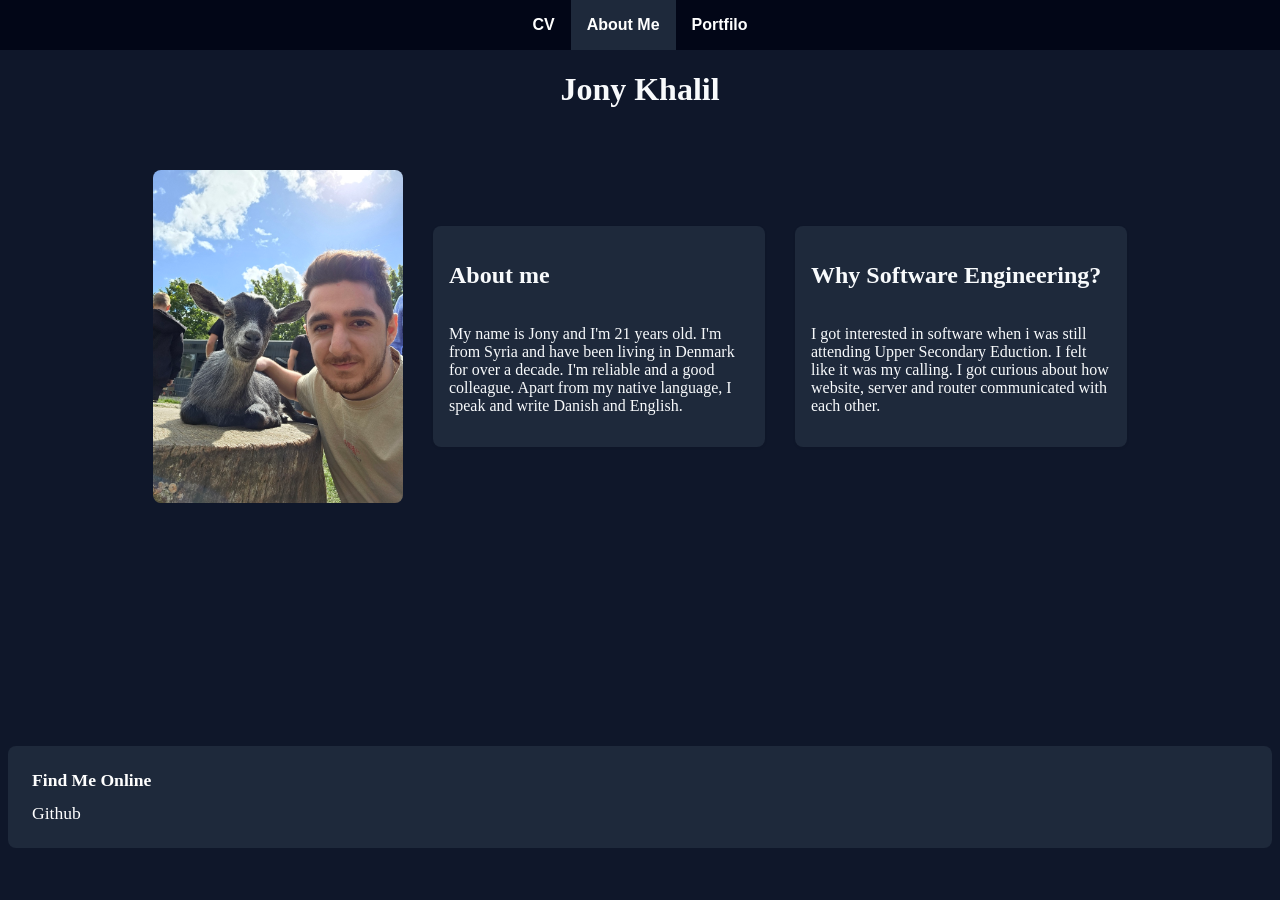
<file: index.html>
<!DOCTYPE html>
<html lang="en">
<head>
    <meta charset="UTF-8">
    <meta name="viewport" content="width=device-width, initial-scale=1.0">
    <title>About Me</title>
      <link rel="stylesheet" href="Style.css">
</head>
<body>
            <nav>
            <ul>
                <li><a href="CV.html">CV</a></li>
                <li><a href="index.html" class="active">About Me</a></li>
                <li><a href="Portfolio.html">Portfilo</a></li>
            </ul>
        </nav>
        <main>
            <h1 id="name">Jony Khalil</h1>
            <section class="grid">
            
            <img src="Img/Me_with_the_GOAT.jpg" alt="A selfie with me and a goat" width="250">
                
            <article class="card"> <h2>About me</h2>
            <p>My name is Jony and I'm 21 years old. I'm from Syria and have been living in Denmark for over a decade.
                I'm reliable and a good colleague. Apart from my native language, I speak and write Danish and English.</p>
                </article>
            <article class="card"> <h2>Why Software Engineering?</h2>
            <p>I got interested in software when i was still attending Upper Secondary Eduction. 
                I felt like it was my calling. I got curious about how website, server and router communicated with each other. </p>
            </article>

            </section>
        
        </main>

<footer>
<h3>Find Me Online</h3>
<ul id="link">
    <li> <a href="https://github.com/Demonarch123"> Github</a></li>
</ul>

</footer>
</body>
</html>
</file>
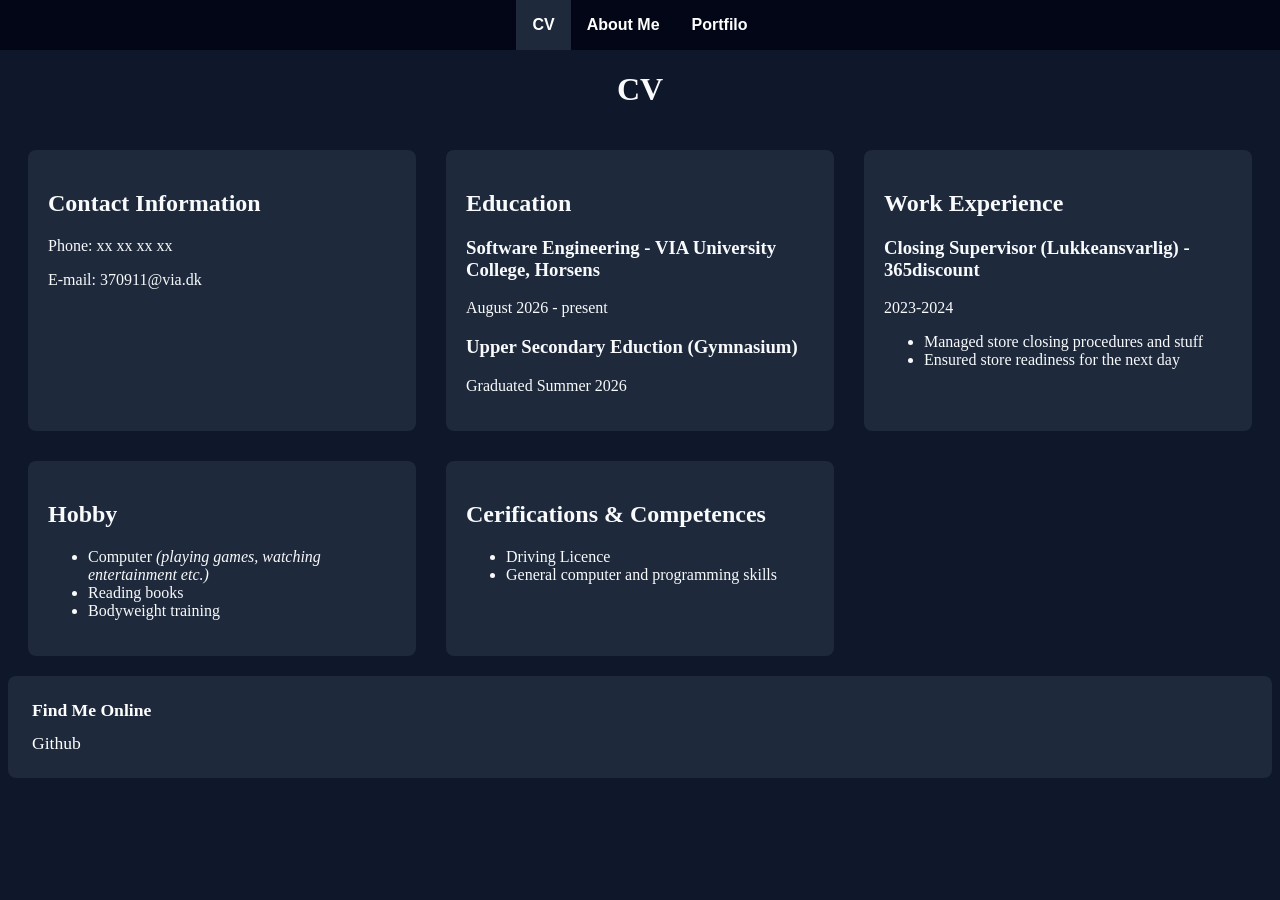
<file: CV.html>
<!DOCTYPE html>
<html lang="en">
<head>
    <meta charset="UTF-8">
    <meta name="viewport" content="width=device-width, initial-scale=1.0">
    <title>CV</title>
    <link rel="stylesheet" href="Style.css">
</head>
<body>
            <nav>
            <ul>
                <li><a href="CV.html" class="active">CV</a></li>
                <li><a href="index.html">About Me</a></li>
                <li><a href="Portfolio.html">Portfilo</a></li>
            </ul>
        </nav>

    <h1 id="cv">
        CV
    </h1>
    <section class="stuff">
        <article class="block">
    <h2>Contact Information</h2>
    <p>Phone: xx xx xx xx</p>
    <p>E-mail: 370911@via.dk</p>
</article>

 <article class="block">
    <h2>Education</h2>
    <h3>Software Engineering - VIA University College, Horsens</h3>
    <p>August 2026 - present</p>
<h3>Upper Secondary Eduction (Gymnasium)</h3>
    <p>Graduated Summer 2026</p>
    
</article>

 <article class="block">
    <h2>Work Experience</h2>
    <h3>Closing Supervisor (Lukkeansvarlig) - 365discount</h3>
    <p>2023-2024</p>
    <ul>
        <li>Managed store closing procedures and stuff</li>
        <li>Ensured store readiness for the next day</li>
    </ul>
</article>
 <article class="block">
    <h2>Hobby</h2>
    <ul>
        <li>Computer <i>(playing games, watching entertainment etc.)</i></li>
        <li>Reading books</li>
        <li>Bodyweight training</li>
    </ul>
</article>
 <article class="block">
    <h2>Cerifications & Competences</h2>
    <ul>
        <li>Driving Licence</li>
        <li>General computer and programming skills</li>
    </ul>
</article>
</section>


</body>

<footer>
<h3>Find Me Online</h3>
<ul id="link">
    <li> <a href="https://github.com/Demonarch123"> Github</a></li>
</ul>

</footer>
</html>
</file>
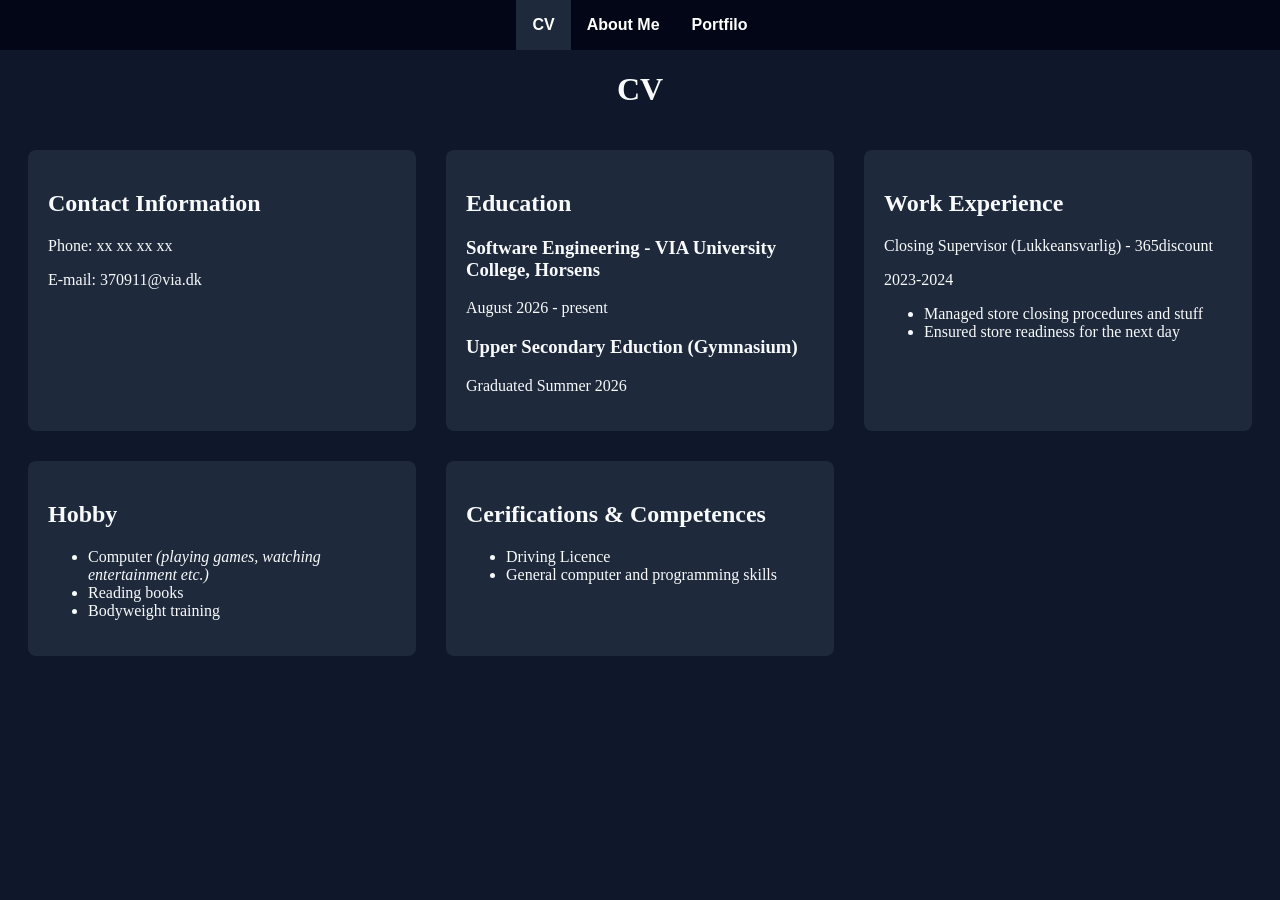
<file: CV_main_page.html>
<!DOCTYPE html>
<html lang="en">
<head>
    <meta charset="UTF-8">
    <meta name="viewport" content="width=device-width, initial-scale=1.0">
    <title>CV</title>
    <link rel="stylesheet" href="Style.css">
</head>
<body>
            <nav>
            <ul>
                <li><a href="CV_main_page.html" class="active">CV</a></li>
                <li><a href="About_me.html">About Me</a></li>
                <li><a href="Portfolio.html">Portfilo</a></li>
            </ul>
        </nav>

    <h1 id="cv">
        CV
    </h1>
    <section class="stuff">
        <article class="block">
    <h2>Contact Information</h2>
    <p>Phone: xx xx xx xx</p>
    <p>E-mail: 370911@via.dk</p>
</article>

 <article class="block">
    <h2>Education</h2>
    <h3>Software Engineering - VIA University College, Horsens</h3>
    <p>August 2026 - present</p>
<h3>Upper Secondary Eduction (Gymnasium)</h3>
    <p>Graduated Summer 2026</p>
    
</article>

 <article class="block">
    <h2>Work Experience</h2>
    <p>Closing Supervisor (Lukkeansvarlig) - 365discount</p>
    <p>2023-2024</p>
    <ul>
        <li>Managed store closing procedures and stuff</li>
        <li>Ensured store readiness for the next day</li>
    </ul>
</article>
 <article class="block">
    <h2>Hobby</h2>
    <ul>
        <li>Computer <i>(playing games, watching entertainment etc.)</i></li>
        <li>Reading books</li>
        <li>Bodyweight training</li>
    </ul>
</article>
 <article class="block">
    <h2>Cerifications & Competences</h2>
    <ul>
        <li>Driving Licence</li>
        <li>General computer and programming skills</li>
    </ul>
</article>
</section>


</body>
</html>
</file>
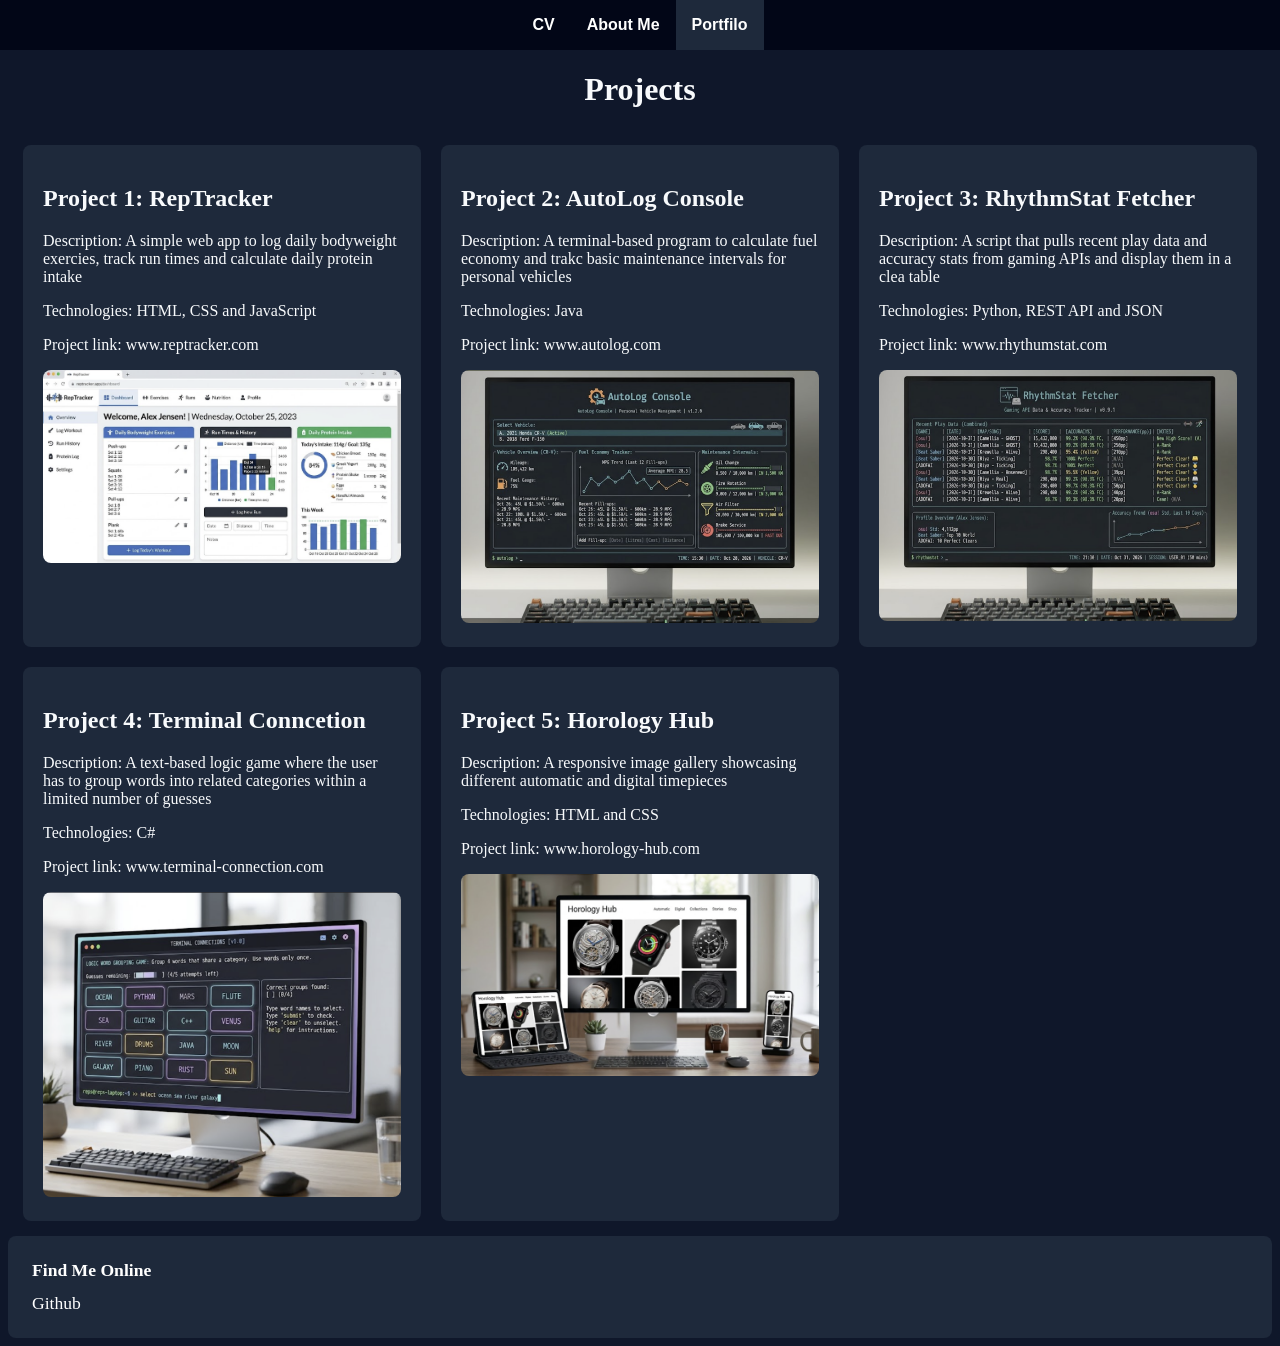
<file: Portfolio.html>
<!DOCTYPE html>
<html lang="en">
<head>
    <meta charset="UTF-8">
    <meta name="viewport" content="width=device-width, initial-scale=1.0">
    <title>Portfolio</title>
       <link rel="stylesheet" href="Style.css">
        <nav>
            <ul>
                <li><a href="CV.html">CV</a></li>
                <li><a href="index.html" >About Me</a></li>
                <li><a href="Portfolio.html"class="active">Portfilo</a></li>
            </ul>
        </nav>
</head>
<body>
    <h1 id="pr">Projects</h1>
    <section class="pro">
        <article id="block">
    
    <h2>Project 1: RepTracker</h2>
    <p>Description: A simple web app to log daily bodyweight exercies, track run times and calculate daily protein intake</p>
    <p>Technologies: HTML, CSS and JavaScript</p>
    <p>Project link: www.reptracker.com</p>
    <img src="Img/project_1.png"></article>

     <article id="block">
    <h2>Project 2: AutoLog Console</h2>
    <p>Description: A terminal-based program to calculate fuel economy and trakc basic maintenance intervals for personal vehicles</p>
    <p>Technologies: Java</p>
    <p>Project link: www.autolog.com</p>
   <img src="Img/project_2.png"></article>

    <article id="block">
    <h2>Project 3: RhythmStat Fetcher</h2>
    <p>Description: A script that pulls recent play data and accuracy stats from gaming APIs and display them in a clea table</p>
    <p>Technologies: Python, REST API and JSON</p>
    <p>Project link: www.rhythumstat.com</p>
   <img src="Img/project_3.png"></article>

    <article id="block">
    <h2>Project 4: Terminal Conncetion</h2>
    <p>Description: A text-based logic game where the user has to group words into related categories within a limited number of guesses</p>
    <p>Technologies: C#</p>
    <p>Project link: www.terminal-connection.com</p>
    <img src="Img/project_4.png"></article>

 <article id="block">
    <h2>Project 5: Horology Hub</h2>
    <p>Description: A responsive image gallery showcasing different automatic and digital timepieces</p>
    <p>Technologies: HTML and CSS</p>
    <p>Project link: www.horology-hub.com</p>
    <img src="Img/project_5.png"></article>
</section>
</body>
<footer>
<h3>Find Me Online</h3>
<ul id="link">
    <li> <a href="https://github.com/Demonarch123"> Github</a></li>
</ul>

</footer>
</html>
</file>
<file: Style.css>
nav {
                font-family: sans-serif;
                font-weight: bold;
                background: #020617;
                margin: -8px -8px 0 -8px;
                padding: 0;
                box-sizing: border-box;
            }

            nav ul {
                padding: 0px;
                margin-top: 0px;
                display: flex;
                flex-wrap: wrap;
                justify-content: center;
                list-style: none;
            }

            nav a {
                text-decoration: none;
                color: rgb(255, 255, 255);
                padding: 1rem;
                display: block;
            }

            nav a:hover {
                background: #2089b6;
            }

            nav a.active {
                background: #1e293b;
            }
            img
            {
                max-width: 100%;
                border-radius: 8px;
            }


            .card {
            background: #1e293b;
            border-radius: 8px;
            box-shadow: 0 1px 3px rgba(0, 0, 0, 0.08);
            display: grid;
            padding: 1rem;
            font-size: 1rem;
            width: 300px;
            display: flex;
            flex-direction: column;
            gap: 0px;

        }
            .grid
            {
                display: flex;
                flex-wrap: wrap;
                gap: 30px;
                padding: 40px;
                align-items: center;
                justify-content: center;
            }

            .stuff
            {
                display: grid;
                grid-template-columns: repeat(auto-fill, minmax(300px, 1fr));
                gap: 30px;
                padding: 20px;
            }

            .block
            {
                background: #1e293b;
                padding: 20px;
                border-radius: 8px;
            }

            #cv
            {
                display: flex;
                justify-content: center;
            }

            
            .pro
            {
                display: grid;
                grid-template-columns: 1fr;
                gap: 20px;
                padding: 15px;
            }

            .pro img
            {
                max-width: 100%;
            }


               @media (min-width: 768px)
            {
                .pro
                {
                    grid-template-columns: 1fr 1fr;
                   
                }
            }


               @media (min-width: 1024px)
            {
                .pro
                {
                    grid-template-columns: 1fr 1fr 1fr;
                   
                }
            }

            #block
            {
                background: #1e293b;
                border-radius: 8px;
                padding: 20px;
            }

            #name, #pr
            {
                text-align: center;
            }

            h1, h2, h3, p, ul
            {
                color: #f8fafc;
            }

            body
             {
                background: #0f172a;
             }

             footer
             {
                background: #1e293b;
                padding: 24px;
                border-radius: 8px;
                display: flex;
                gap: 12px;
                flex-direction: column;
                font-size: 1.1rem;
                align-items: flex-start;
            
             }
             footer h3
             {
                margin: 0;
                color: white;
                font-size: 1.1rem;
             }

             main
              {
                min-height: 75vh;
              }

             #link
             {
               list-style-type: none; 
                margin: 0;
                padding: 0;
             }

             #link a
             {
                text-decoration: none;
                color: #ffffff;
                padding: 6px 0;
                border-radius: 6px;
             }

            #link a:hover
             {
                color: #1277ea;
            
             }
</file>
